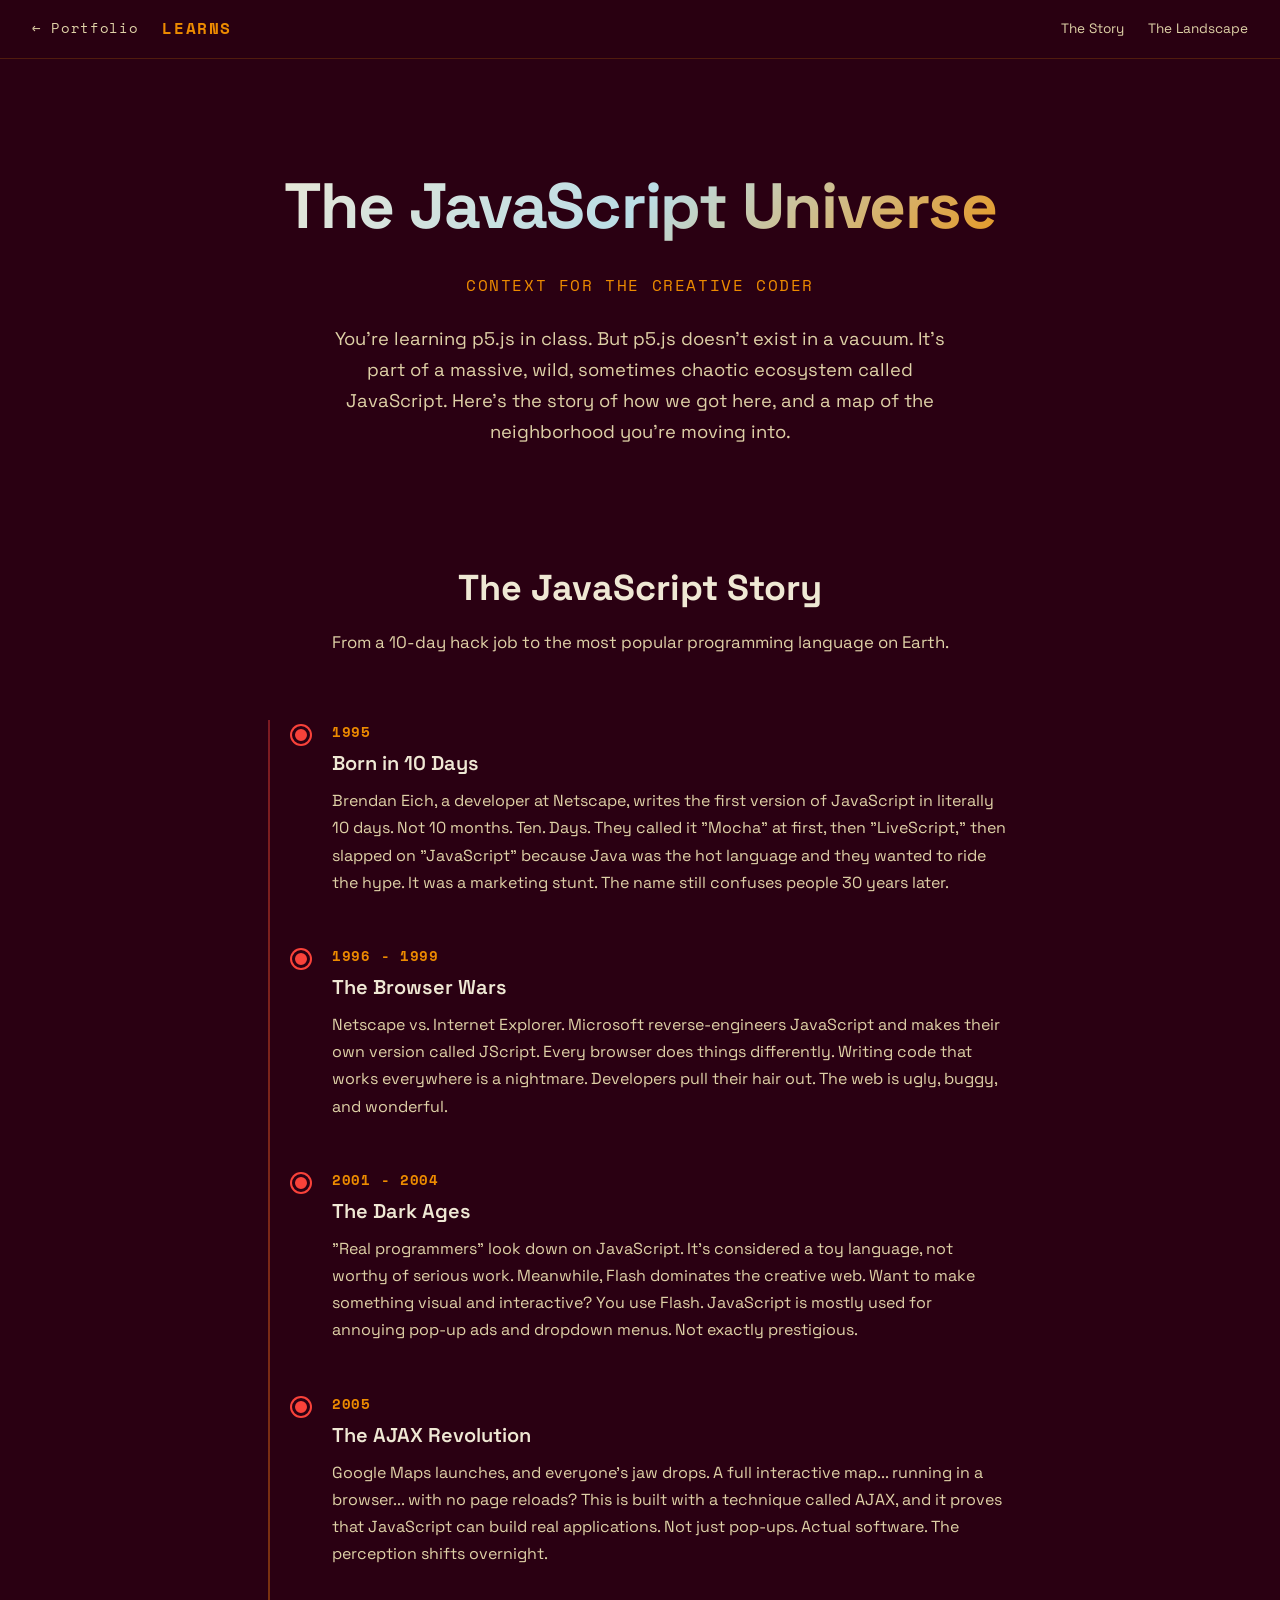
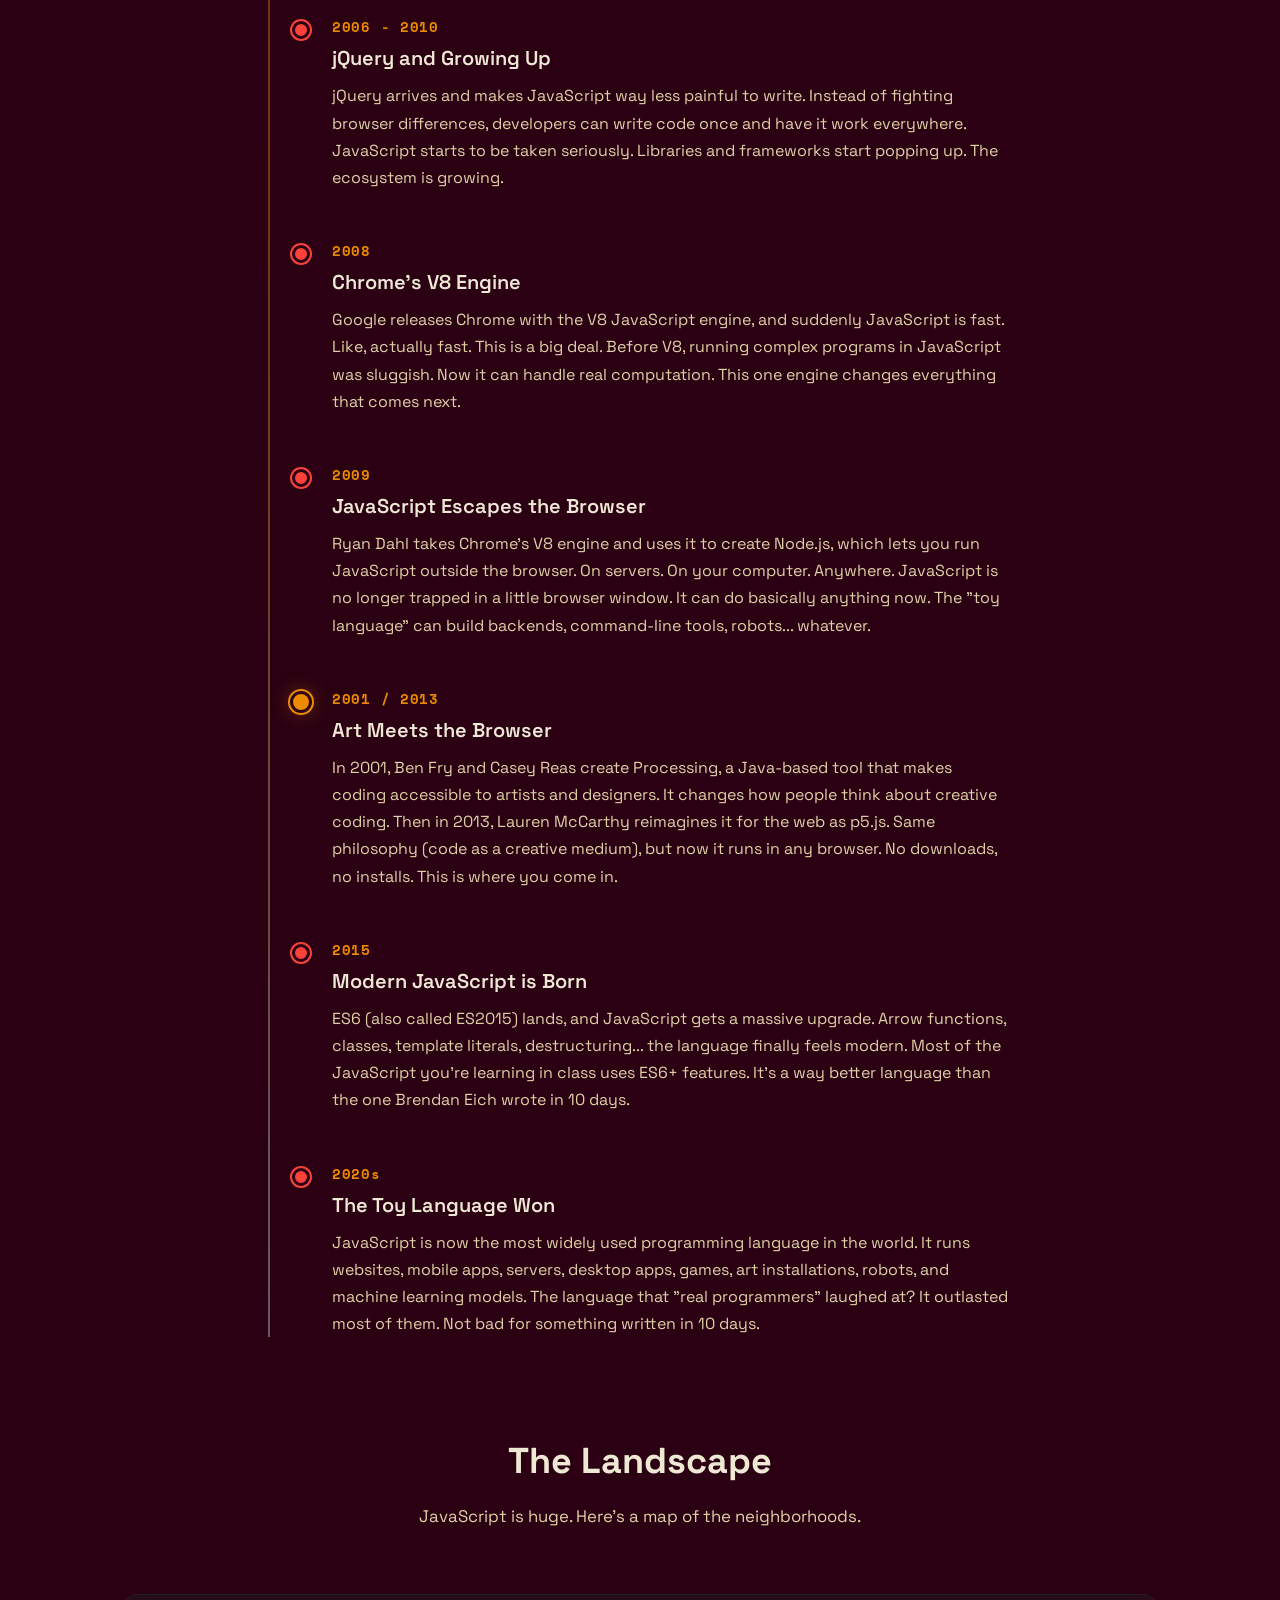
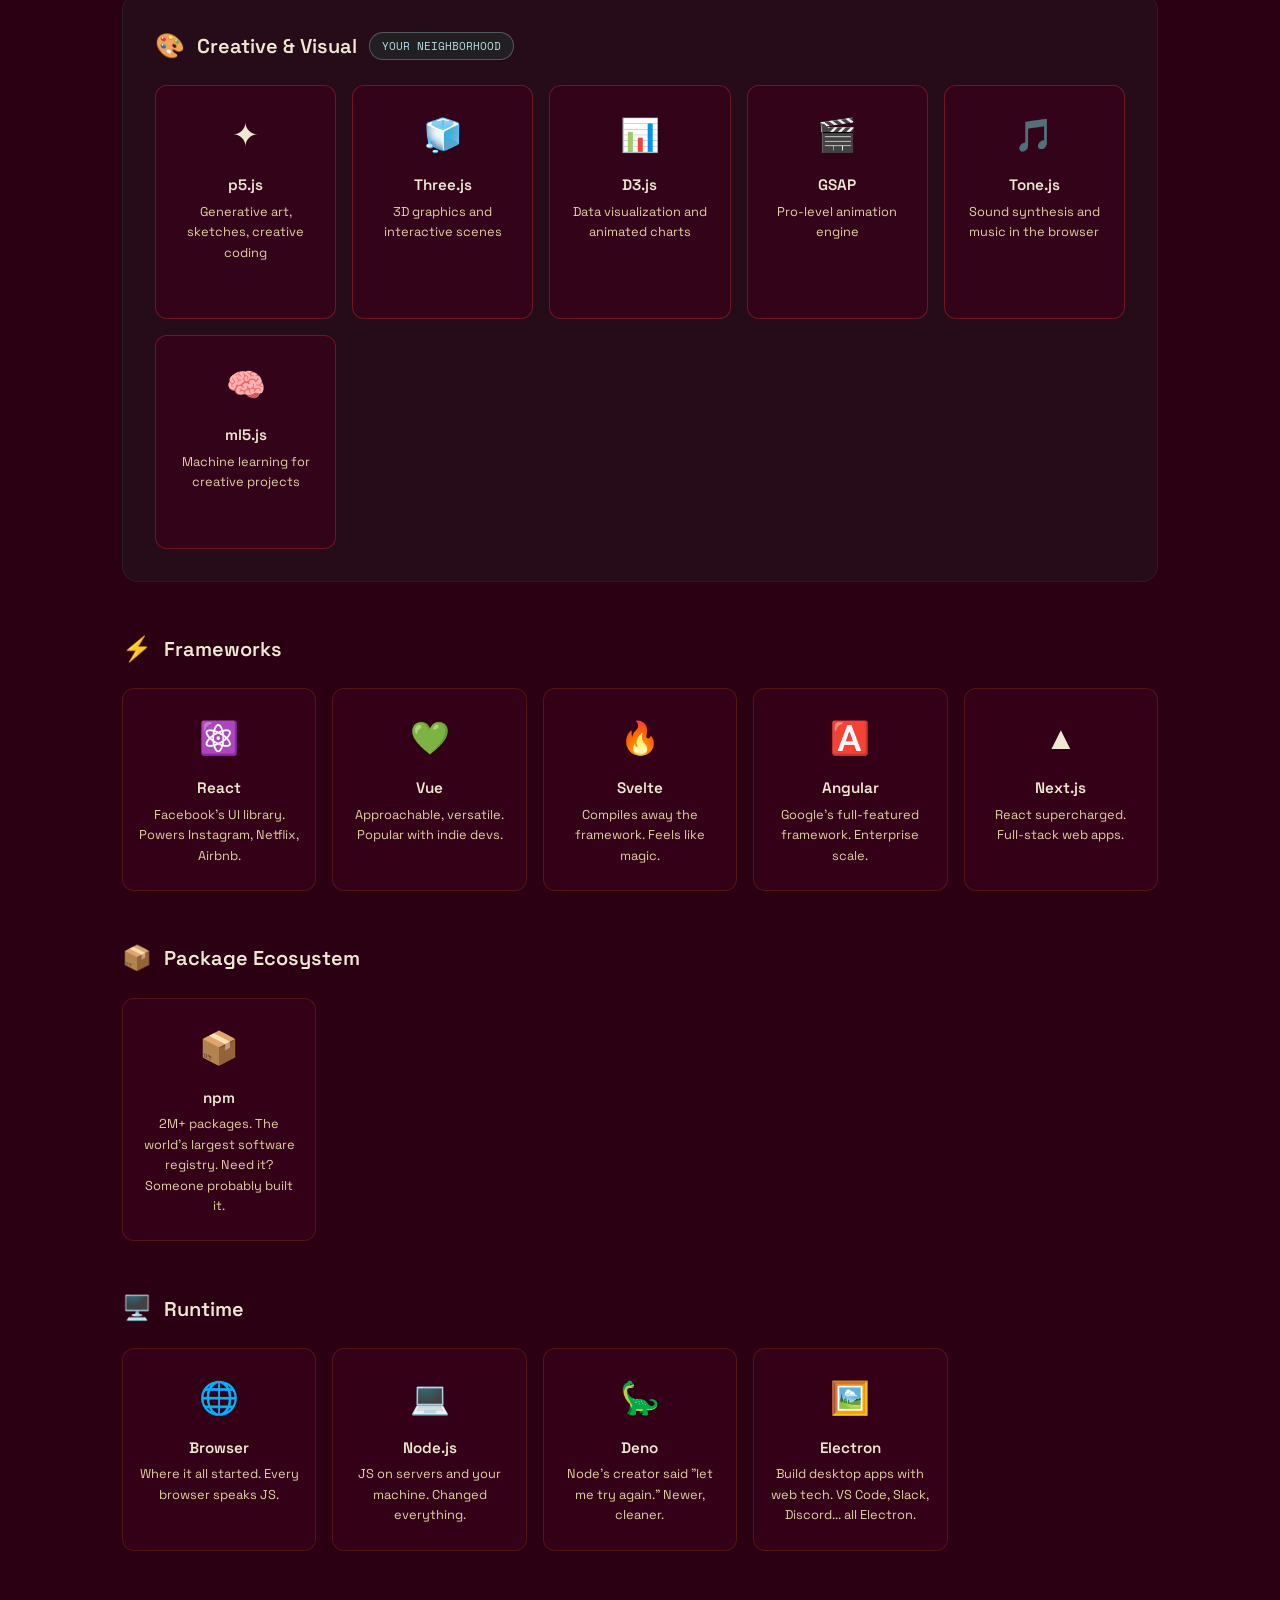
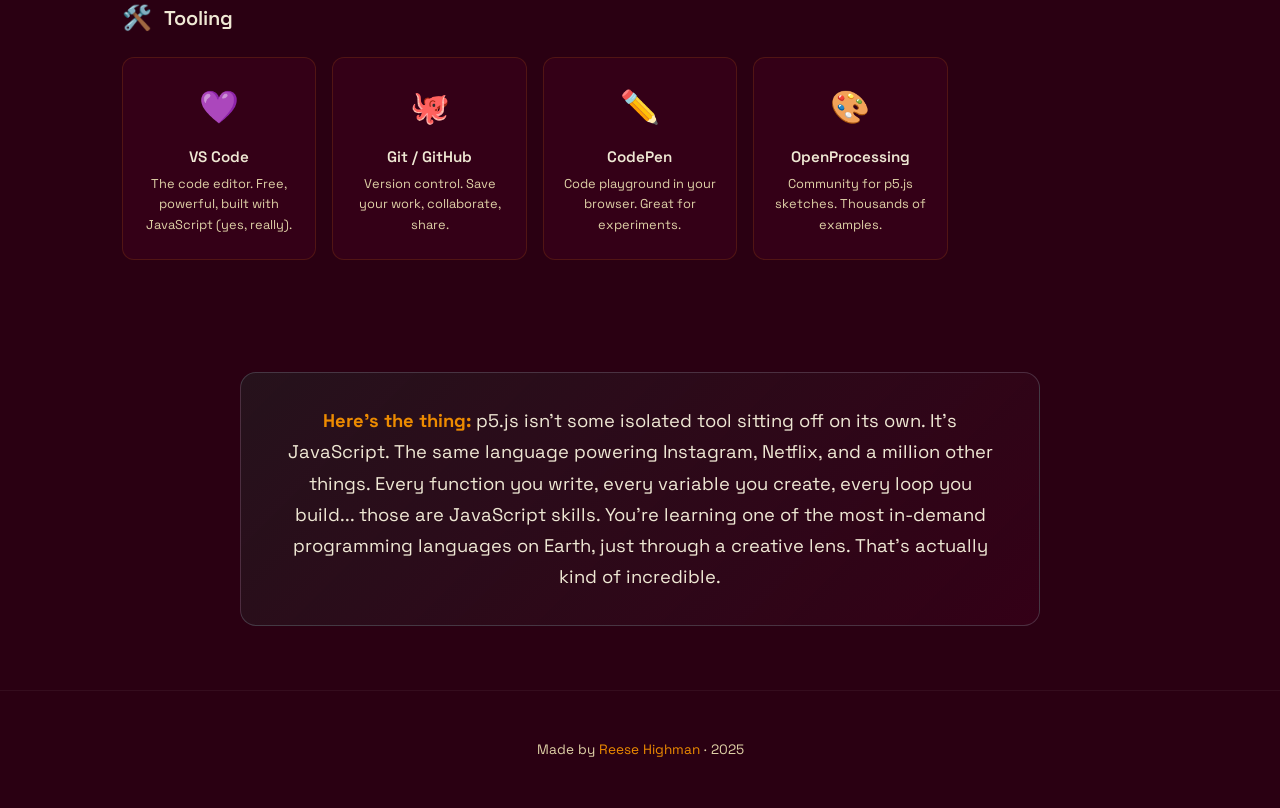
<file: learns/index.html>
<!DOCTYPE html>
<html lang="en">
<head>
  <meta charset="UTF-8">
  <meta name="viewport" content="width=device-width, initial-scale=1.0">
  <title>Learns - Reese Highman</title>
  <meta name="description" content="Reese Highman explores the JavaScript ecosystem, from its wild history to the creative tools that make art in the browser.">
  <link rel="preconnect" href="https://fonts.googleapis.com">
  <link rel="preconnect" href="https://fonts.gstatic.com" crossorigin>
  <link href="https://fonts.googleapis.com/css2?family=Space+Grotesk:wght@300;400;500;600;700&family=Space+Mono:wght@400;700&display=swap" rel="stylesheet">
  <link rel="icon" type="image/svg+xml" href="../assets/favicon.svg">
  <link rel="stylesheet" href="learns.css">
</head>
<body>

  <nav class="learns-nav">
    <div class="nav-left">
      <a href="/" class="nav-home">← Portfolio</a>
      <a href="/learns/" class="nav-title">LEARNS</a>
    </div>
    <div class="nav-right">
      <a href="#timeline">The Story</a>
      <a href="#landscape">The Landscape</a>
    </div>
  </nav>

  <header class="page-hero">
    <h1>The JavaScript Universe</h1>
    <p class="subtitle">CONTEXT FOR THE CREATIVE CODER</p>
    <p class="intro-text">You're learning p5.js in class. But p5.js doesn't exist in a vacuum. It's part of a massive, wild, sometimes chaotic ecosystem called JavaScript. Here's the story of how we got here, and a map of the neighborhood you're moving into.</p>
  </header>

  <main>
    <!-- ==================== SECTION A: TIMELINE ==================== -->
    <section id="timeline">
      <div class="section-header">
        <h2>The JavaScript Story</h2>
        <p>From a 10-day hack job to the most popular programming language on Earth.</p>
      </div>

      <div class="timeline">
        <div class="timeline-item">
          <div class="timeline-dot"></div>
          <div class="timeline-year">1995</div>
          <div class="timeline-title">Born in 10 Days</div>
          <p class="timeline-text">Brendan Eich, a developer at Netscape, writes the first version of JavaScript in literally 10 days. Not 10 months. Ten. Days. They called it "Mocha" at first, then "LiveScript," then slapped on "JavaScript" because Java was the hot language and they wanted to ride the hype. It was a marketing stunt. The name still confuses people 30 years later.</p>
        </div>

        <div class="timeline-item">
          <div class="timeline-dot"></div>
          <div class="timeline-year">1996 - 1999</div>
          <div class="timeline-title">The Browser Wars</div>
          <p class="timeline-text">Netscape vs. Internet Explorer. Microsoft reverse-engineers JavaScript and makes their own version called JScript. Every browser does things differently. Writing code that works everywhere is a nightmare. Developers pull their hair out. The web is ugly, buggy, and wonderful.</p>
        </div>

        <div class="timeline-item">
          <div class="timeline-dot"></div>
          <div class="timeline-year">2001 - 2004</div>
          <div class="timeline-title">The Dark Ages</div>
          <p class="timeline-text">"Real programmers" look down on JavaScript. It's considered a toy language, not worthy of serious work. Meanwhile, Flash dominates the creative web. Want to make something visual and interactive? You use Flash. JavaScript is mostly used for annoying pop-up ads and dropdown menus. Not exactly prestigious.</p>
        </div>

        <div class="timeline-item">
          <div class="timeline-dot"></div>
          <div class="timeline-year">2005</div>
          <div class="timeline-title">The AJAX Revolution</div>
          <p class="timeline-text">Google Maps launches, and everyone's jaw drops. A full interactive map... running in a browser... with no page reloads? This is built with a technique called AJAX, and it proves that JavaScript can build real applications. Not just pop-ups. Actual software. The perception shifts overnight.</p>
        </div>

        <div class="timeline-item">
          <div class="timeline-dot"></div>
          <div class="timeline-year">2006 - 2010</div>
          <div class="timeline-title">jQuery and Growing Up</div>
          <p class="timeline-text">jQuery arrives and makes JavaScript way less painful to write. Instead of fighting browser differences, developers can write code once and have it work everywhere. JavaScript starts to be taken seriously. Libraries and frameworks start popping up. The ecosystem is growing.</p>
        </div>

        <div class="timeline-item">
          <div class="timeline-dot"></div>
          <div class="timeline-year">2008</div>
          <div class="timeline-title">Chrome's V8 Engine</div>
          <p class="timeline-text">Google releases Chrome with the V8 JavaScript engine, and suddenly JavaScript is fast. Like, actually fast. This is a big deal. Before V8, running complex programs in JavaScript was sluggish. Now it can handle real computation. This one engine changes everything that comes next.</p>
        </div>

        <div class="timeline-item">
          <div class="timeline-dot"></div>
          <div class="timeline-year">2009</div>
          <div class="timeline-title">JavaScript Escapes the Browser</div>
          <p class="timeline-text">Ryan Dahl takes Chrome's V8 engine and uses it to create Node.js, which lets you run JavaScript outside the browser. On servers. On your computer. Anywhere. JavaScript is no longer trapped in a little browser window. It can do basically anything now. The "toy language" can build backends, command-line tools, robots... whatever.</p>
        </div>

        <div class="timeline-item highlight">
          <div class="timeline-dot"></div>
          <div class="timeline-year">2001 / 2013</div>
          <div class="timeline-title">Art Meets the Browser</div>
          <p class="timeline-text">In 2001, Ben Fry and Casey Reas create Processing, a Java-based tool that makes coding accessible to artists and designers. It changes how people think about creative coding. Then in 2013, Lauren McCarthy reimagines it for the web as p5.js. Same philosophy (code as a creative medium), but now it runs in any browser. No downloads, no installs. This is where you come in.</p>
        </div>

        <div class="timeline-item">
          <div class="timeline-dot"></div>
          <div class="timeline-year">2015</div>
          <div class="timeline-title">Modern JavaScript is Born</div>
          <p class="timeline-text">ES6 (also called ES2015) lands, and JavaScript gets a massive upgrade. Arrow functions, classes, template literals, destructuring... the language finally feels modern. Most of the JavaScript you're learning in class uses ES6+ features. It's a way better language than the one Brendan Eich wrote in 10 days.</p>
        </div>

        <div class="timeline-item">
          <div class="timeline-dot"></div>
          <div class="timeline-year">2020s</div>
          <div class="timeline-title">The Toy Language Won</div>
          <p class="timeline-text">JavaScript is now the most widely used programming language in the world. It runs websites, mobile apps, servers, desktop apps, games, art installations, robots, and machine learning models. The language that "real programmers" laughed at? It outlasted most of them. Not bad for something written in 10 days.</p>
        </div>
      </div>
    </section>

    <!-- ==================== SECTION B: LANDSCAPE ==================== -->
    <section id="landscape">
      <div class="section-header">
        <h2>The Landscape</h2>
        <p>JavaScript is huge. Here's a map of the neighborhoods.</p>
      </div>

      <div class="ecosystem">

        <!-- Creative / Visual -->
        <div class="eco-category creative-hood">
          <div class="eco-category-header">
            <span class="eco-category-icon">🎨</span>
            <span class="eco-category-name">Creative &amp; Visual</span>
            <span class="eco-category-tag">YOUR NEIGHBORHOOD</span>
          </div>
          <div class="eco-cards">
            <a href="/learns/p5js/" class="eco-card linked">
              <span class="card-icon">✦</span>
              <span class="card-name">p5.js</span>
              <span class="card-desc">Generative art, sketches, creative coding</span>
              <span class="card-arrow">Explore →</span>
            </a>
            <a href="/learns/threejs/" class="eco-card linked">
              <span class="card-icon">🧊</span>
              <span class="card-name">Three.js</span>
              <span class="card-desc">3D graphics and interactive scenes</span>
              <span class="card-arrow">Explore →</span>
            </a>
            <a href="/learns/d3js/" class="eco-card linked">
              <span class="card-icon">📊</span>
              <span class="card-name">D3.js</span>
              <span class="card-desc">Data visualization and animated charts</span>
              <span class="card-arrow">Explore →</span>
            </a>
            <a href="/learns/gsap/" class="eco-card linked">
              <span class="card-icon">🎬</span>
              <span class="card-name">GSAP</span>
              <span class="card-desc">Pro-level animation engine</span>
              <span class="card-arrow">Explore →</span>
            </a>
            <a href="/learns/tonejs/" class="eco-card linked">
              <span class="card-icon">🎵</span>
              <span class="card-name">Tone.js</span>
              <span class="card-desc">Sound synthesis and music in the browser</span>
              <span class="card-arrow">Explore →</span>
            </a>
            <a href="/learns/ml5js/" class="eco-card linked">
              <span class="card-icon">🧠</span>
              <span class="card-name">ml5.js</span>
              <span class="card-desc">Machine learning for creative projects</span>
              <span class="card-arrow">Explore →</span>
            </a>
          </div>
        </div>

        <!-- Frameworks -->
        <div class="eco-category">
          <div class="eco-category-header">
            <span class="eco-category-icon">⚡</span>
            <span class="eco-category-name">Frameworks</span>
          </div>
          <div class="eco-cards">
            <div class="eco-card">
              <span class="card-icon">⚛️</span>
              <span class="card-name">React</span>
              <span class="card-desc">Facebook's UI library. Powers Instagram, Netflix, Airbnb.</span>
            </div>
            <div class="eco-card">
              <span class="card-icon">💚</span>
              <span class="card-name">Vue</span>
              <span class="card-desc">Approachable, versatile. Popular with indie devs.</span>
            </div>
            <div class="eco-card">
              <span class="card-icon">🔥</span>
              <span class="card-name">Svelte</span>
              <span class="card-desc">Compiles away the framework. Feels like magic.</span>
            </div>
            <div class="eco-card">
              <span class="card-icon">🅰️</span>
              <span class="card-name">Angular</span>
              <span class="card-desc">Google's full-featured framework. Enterprise scale.</span>
            </div>
            <div class="eco-card">
              <span class="card-icon">▲</span>
              <span class="card-name">Next.js</span>
              <span class="card-desc">React supercharged. Full-stack web apps.</span>
            </div>
          </div>
        </div>

        <!-- Package Ecosystem -->
        <div class="eco-category">
          <div class="eco-category-header">
            <span class="eco-category-icon">📦</span>
            <span class="eco-category-name">Package Ecosystem</span>
          </div>
          <div class="eco-cards">
            <div class="eco-card">
              <span class="card-icon">📦</span>
              <span class="card-name">npm</span>
              <span class="card-desc">2M+ packages. The world's largest software registry. Need it? Someone probably built it.</span>
            </div>
          </div>
        </div>

        <!-- Runtime -->
        <div class="eco-category">
          <div class="eco-category-header">
            <span class="eco-category-icon">🖥️</span>
            <span class="eco-category-name">Runtime</span>
          </div>
          <div class="eco-cards">
            <div class="eco-card">
              <span class="card-icon">🌐</span>
              <span class="card-name">Browser</span>
              <span class="card-desc">Where it all started. Every browser speaks JS.</span>
            </div>
            <div class="eco-card">
              <span class="card-icon">💻</span>
              <span class="card-name">Node.js</span>
              <span class="card-desc">JS on servers and your machine. Changed everything.</span>
            </div>
            <div class="eco-card">
              <span class="card-icon">🦕</span>
              <span class="card-name">Deno</span>
              <span class="card-desc">Node's creator said "let me try again." Newer, cleaner.</span>
            </div>
            <div class="eco-card">
              <span class="card-icon">🖼️</span>
              <span class="card-name">Electron</span>
              <span class="card-desc">Build desktop apps with web tech. VS Code, Slack, Discord... all Electron.</span>
            </div>
          </div>
        </div>

        <!-- Tooling -->
        <div class="eco-category">
          <div class="eco-category-header">
            <span class="eco-category-icon">🛠️</span>
            <span class="eco-category-name">Tooling</span>
          </div>
          <div class="eco-cards">
            <div class="eco-card">
              <span class="card-icon">💜</span>
              <span class="card-name">VS Code</span>
              <span class="card-desc">The code editor. Free, powerful, built with JavaScript (yes, really).</span>
            </div>
            <div class="eco-card">
              <span class="card-icon">🐙</span>
              <span class="card-name">Git / GitHub</span>
              <span class="card-desc">Version control. Save your work, collaborate, share.</span>
            </div>
            <div class="eco-card">
              <span class="card-icon">✏️</span>
              <span class="card-name">CodePen</span>
              <span class="card-desc">Code playground in your browser. Great for experiments.</span>
            </div>
            <div class="eco-card">
              <span class="card-icon">🎨</span>
              <span class="card-name">OpenProcessing</span>
              <span class="card-desc">Community for p5.js sketches. Thousands of examples.</span>
            </div>
          </div>
        </div>

      </div>

      <div class="insight-banner">
        <p><strong>Here's the thing:</strong> p5.js isn't some isolated tool sitting off on its own. It's JavaScript. The same language powering Instagram, Netflix, and a million other things. Every function you write, every variable you create, every loop you build... those are JavaScript skills. You're learning one of the most in-demand programming languages on Earth, just through a creative lens. That's actually kind of incredible.</p>
      </div>
    </section>
  </main>

  <footer class="learns-footer">
    <p>Made by <a href="/">Reese Highman</a> · 2025</p>
  </footer>

</body>
</html>
</file>
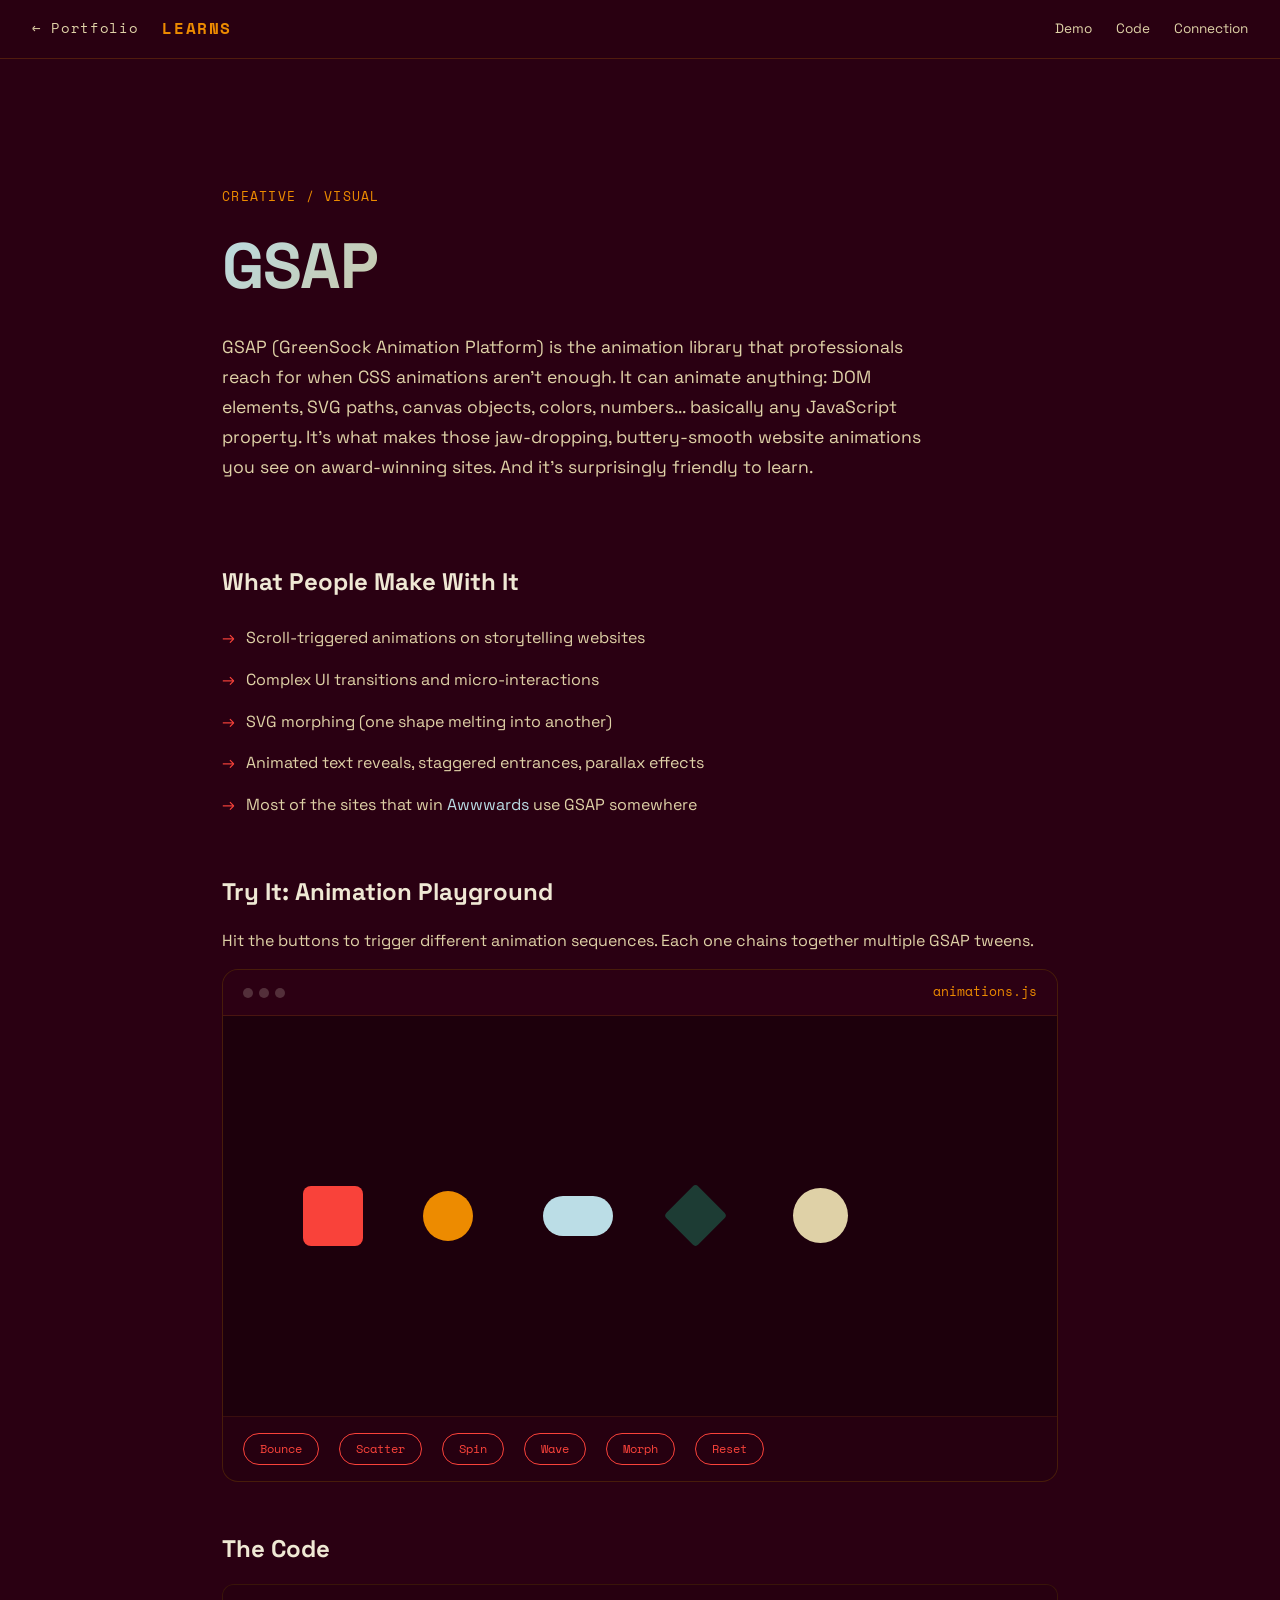
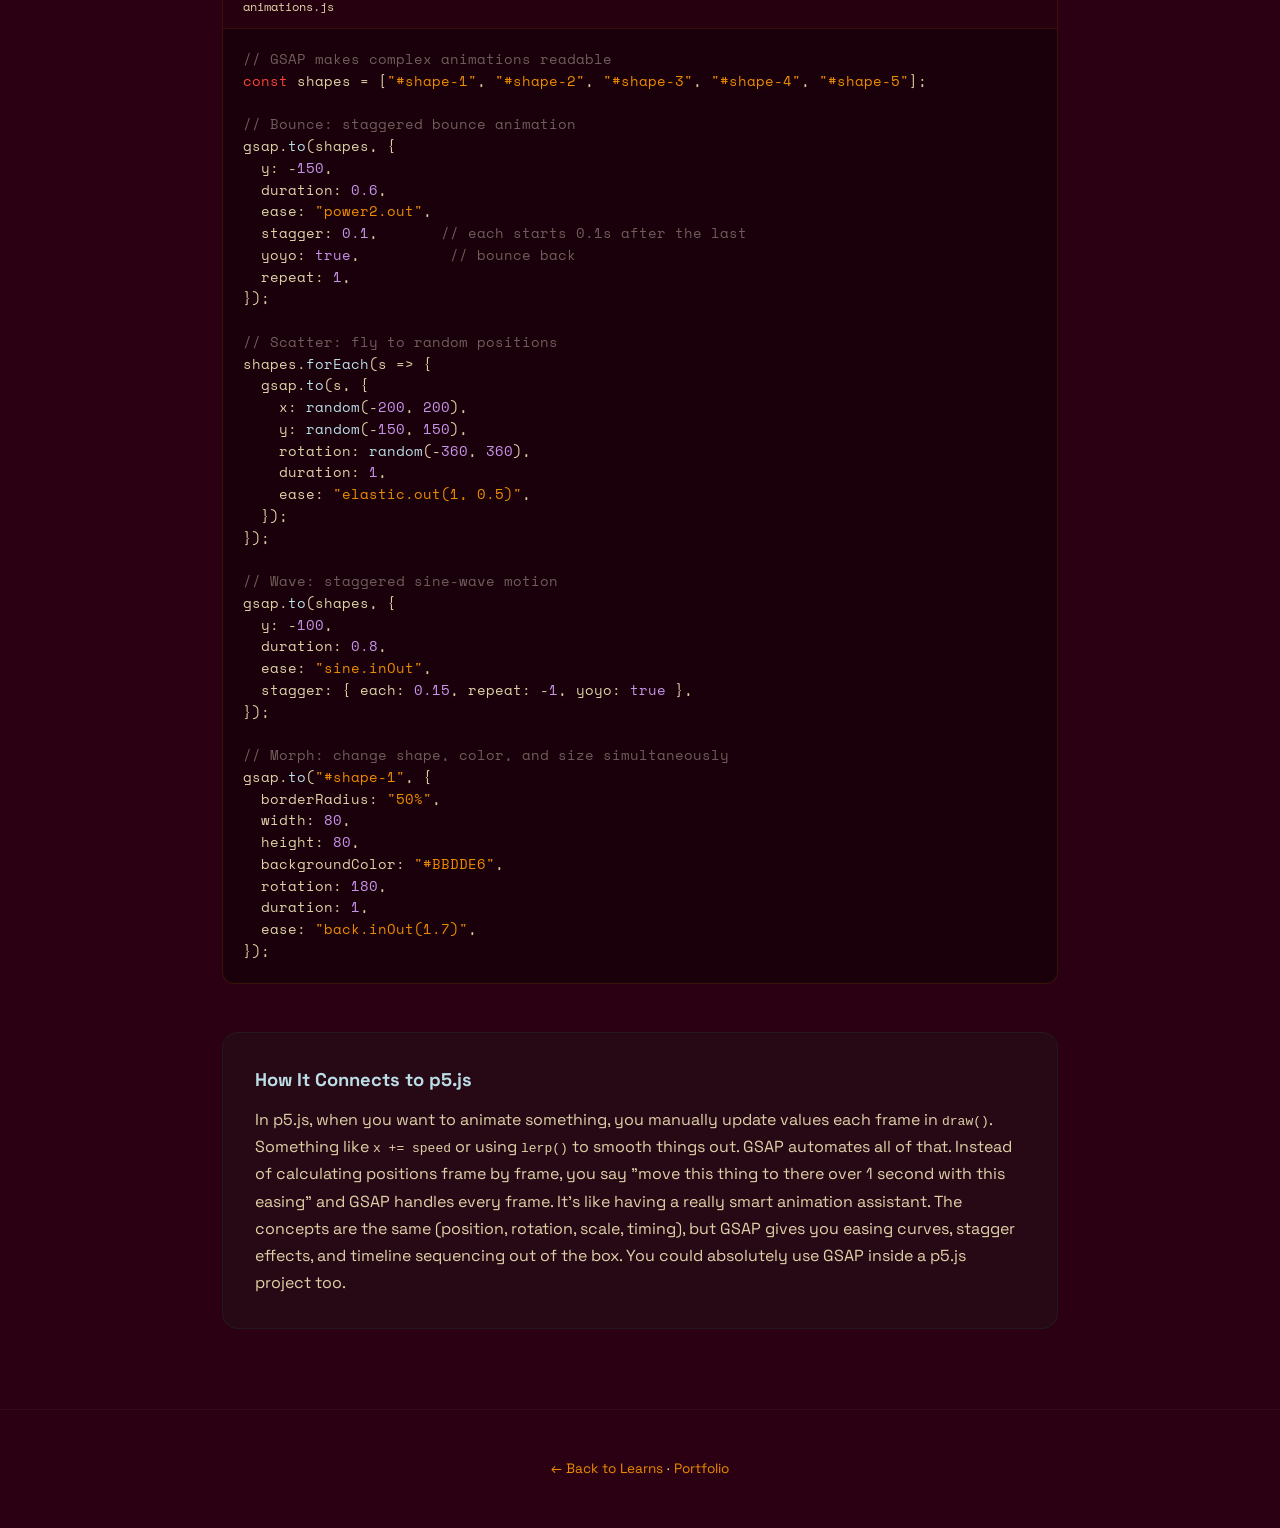
<file: learns/gsap/index.html>
<!DOCTYPE html>
<html lang="en">
<head>
  <meta charset="UTF-8">
  <meta name="viewport" content="width=device-width, initial-scale=1.0">
  <title>GSAP - Learns - Reese Highman</title>
  <link rel="preconnect" href="https://fonts.googleapis.com">
  <link rel="preconnect" href="https://fonts.gstatic.com" crossorigin>
  <link href="https://fonts.googleapis.com/css2?family=Space+Grotesk:wght@300;400;500;600;700&family=Space+Mono:wght@400;700&display=swap" rel="stylesheet">
  <link rel="icon" type="image/svg+xml" href="../../assets/favicon.svg">
  <link rel="stylesheet" href="../learns.css">
  <script src="https://cdn.jsdelivr.net/npm/gsap@3.12.5/dist/gsap.min.js"></script>
</head>
<body>

  <nav class="learns-nav">
    <div class="nav-left">
      <a href="/" class="nav-home">← Portfolio</a>
      <a href="/learns/" class="nav-title">LEARNS</a>
    </div>
    <div class="nav-right">
      <a href="#demo">Demo</a>
      <a href="#code">Code</a>
      <a href="#bridge">Connection</a>
    </div>
  </nav>

  <div class="demo-page">
    <header class="page-hero" style="padding-left:0;padding-right:0;text-align:left;">
      <p class="demo-meta">CREATIVE / VISUAL</p>
      <h1 style="background:linear-gradient(135deg, var(--color-accent-3), var(--color-accent-2));-webkit-background-clip:text;-webkit-text-fill-color:transparent;background-clip:text;">GSAP</h1>
      <p class="demo-description">GSAP (GreenSock Animation Platform) is the animation library that professionals reach for when CSS animations aren't enough. It can animate anything: DOM elements, SVG paths, canvas objects, colors, numbers... basically any JavaScript property. It's what makes those jaw-dropping, buttery-smooth website animations you see on award-winning sites. And it's surprisingly friendly to learn.</p>
    </header>

    <section class="demo-section">
      <h2>What People Make With It</h2>
      <ul class="examples-list">
        <li>Scroll-triggered animations on storytelling websites</li>
        <li>Complex UI transitions and micro-interactions</li>
        <li>SVG morphing (one shape melting into another)</li>
        <li>Animated text reveals, staggered entrances, parallax effects</li>
        <li>Most of the sites that win <a href="https://www.awwwards.com" target="_blank">Awwwards</a> use GSAP somewhere</li>
      </ul>
    </section>

    <section id="demo" class="demo-section">
      <h2>Try It: Animation Playground</h2>
      <p style="color:var(--color-text-muted);margin-bottom:1rem;">Hit the buttons to trigger different animation sequences. Each one chains together multiple GSAP tweens.</p>

      <div class="demo-container">
        <div class="demo-container-header">
          <div class="demo-dots"><span></span><span></span><span></span></div>
          <span>animations.js</span>
        </div>
        <div class="demo-canvas" style="min-height:400px;position:relative;overflow:hidden;" id="gsap-stage">
          <div id="shape-1" style="position:absolute;width:60px;height:60px;border-radius:8px;background:var(--color-accent-light);top:170px;left:80px;"></div>
          <div id="shape-2" style="position:absolute;width:50px;height:50px;border-radius:50%;background:var(--color-accent-2);top:175px;left:200px;"></div>
          <div id="shape-3" style="position:absolute;width:70px;height:40px;border-radius:20px;background:var(--color-accent-3);top:180px;left:320px;"></div>
          <div id="shape-4" style="position:absolute;width:45px;height:45px;border-radius:4px;background:var(--color-green);top:177px;left:450px;transform:rotate(45deg);"></div>
          <div id="shape-5" style="position:absolute;width:55px;height:55px;border-radius:50%;background:#DFD1A7;top:172px;left:570px;"></div>

          <div id="gsap-text" style="position:absolute;bottom:40px;left:0;right:0;text-align:center;font-family:'Space Mono',monospace;font-size:1.5rem;color:var(--color-accent-2);opacity:0;">
            GSAP makes this easy ✦
          </div>
        </div>
        <div class="demo-controls" style="flex-wrap:wrap;">
          <button class="control-btn" id="btn-bounce">Bounce</button>
          <button class="control-btn" id="btn-scatter">Scatter</button>
          <button class="control-btn" id="btn-spin">Spin</button>
          <button class="control-btn" id="btn-wave">Wave</button>
          <button class="control-btn" id="btn-morph">Morph</button>
          <button class="control-btn" id="btn-reset">Reset</button>
        </div>
      </div>
    </section>

    <section id="code" class="demo-section">
      <h2>The Code</h2>
      <div class="code-block">
        <div class="code-block-header">
          <span>animations.js</span>
        </div>
        <pre><code><span class="cm">// GSAP makes complex animations readable</span>
<span class="kw">const</span> shapes = [<span class="str">"#shape-1"</span>, <span class="str">"#shape-2"</span>, <span class="str">"#shape-3"</span>, <span class="str">"#shape-4"</span>, <span class="str">"#shape-5"</span>];

<span class="cm">// Bounce: staggered bounce animation</span>
gsap.<span class="fn">to</span>(shapes, {
  y: -<span class="num">150</span>,
  duration: <span class="num">0.6</span>,
  ease: <span class="str">"power2.out"</span>,
  stagger: <span class="num">0.1</span>,       <span class="cm">// each starts 0.1s after the last</span>
  yoyo: <span class="num">true</span>,          <span class="cm">// bounce back</span>
  repeat: <span class="num">1</span>,
});

<span class="cm">// Scatter: fly to random positions</span>
shapes.<span class="fn">forEach</span>(s => {
  gsap.<span class="fn">to</span>(s, {
    x: <span class="fn">random</span>(-<span class="num">200</span>, <span class="num">200</span>),
    y: <span class="fn">random</span>(-<span class="num">150</span>, <span class="num">150</span>),
    rotation: <span class="fn">random</span>(-<span class="num">360</span>, <span class="num">360</span>),
    duration: <span class="num">1</span>,
    ease: <span class="str">"elastic.out(1, 0.5)"</span>,
  });
});

<span class="cm">// Wave: staggered sine-wave motion</span>
gsap.<span class="fn">to</span>(shapes, {
  y: -<span class="num">100</span>,
  duration: <span class="num">0.8</span>,
  ease: <span class="str">"sine.inOut"</span>,
  stagger: { each: <span class="num">0.15</span>, repeat: -<span class="num">1</span>, yoyo: <span class="num">true</span> },
});

<span class="cm">// Morph: change shape, color, and size simultaneously</span>
gsap.<span class="fn">to</span>(<span class="str">"#shape-1"</span>, {
  borderRadius: <span class="str">"50%"</span>,
  width: <span class="num">80</span>,
  height: <span class="num">80</span>,
  backgroundColor: <span class="str">"#BBDDE6"</span>,
  rotation: <span class="num">180</span>,
  duration: <span class="num">1</span>,
  ease: <span class="str">"back.inOut(1.7)"</span>,
});</code></pre>
      </div>
    </section>

    <section id="bridge" class="bridge-section">
      <h3>How It Connects to p5.js</h3>
      <p>In p5.js, when you want to animate something, you manually update values each frame in <code>draw()</code>. Something like <code>x += speed</code> or using <code>lerp()</code> to smooth things out. GSAP automates all of that. Instead of calculating positions frame by frame, you say "move this thing to there over 1 second with this easing" and GSAP handles every frame. It's like having a really smart animation assistant. The concepts are the same (position, rotation, scale, timing), but GSAP gives you easing curves, stagger effects, and timeline sequencing out of the box. You could absolutely use GSAP inside a p5.js project too.</p>
    </section>
  </div>

  <footer class="learns-footer">
    <p><a href="/learns/">← Back to Learns</a> · <a href="/">Portfolio</a></p>
  </footer>

  <script>
    const shapes = ['#shape-1', '#shape-2', '#shape-3', '#shape-4', '#shape-5'];
    const textEl = '#gsap-text';

    function resetAll() {
      gsap.killTweensOf(shapes.join(','));
      gsap.killTweensOf(textEl);
      gsap.to(shapes, {
        x: 0, y: 0, rotation: 0, scale: 1,
        borderRadius: (i) => ['8px', '50%', '20px', '4px', '50%'][i],
        width: (i) => [60, 50, 70, 45, 55][i],
        height: (i) => [60, 50, 40, 45, 55][i],
        backgroundColor: (i) => ['#F9423A', '#ED8B00', '#BBDDE6', '#1D3C34', '#DFD1A7'][i],
        duration: 0.5,
        ease: 'power2.inOut'
      });
      gsap.to(textEl, { opacity: 0, y: 0, duration: 0.3 });
    }

    function showText() {
      gsap.fromTo(textEl, { opacity: 0, y: 20 }, { opacity: 1, y: 0, duration: 0.6, delay: 0.5 });
    }

    // Bounce
    document.getElementById('btn-bounce').addEventListener('click', () => {
      resetAll();
      setTimeout(() => {
        gsap.to(shapes, {
          y: -150,
          duration: 0.6,
          ease: 'power2.out',
          stagger: 0.1,
          yoyo: true,
          repeat: 1
        });
        showText();
      }, 600);
    });

    // Scatter
    document.getElementById('btn-scatter').addEventListener('click', () => {
      resetAll();
      setTimeout(() => {
        shapes.forEach(s => {
          gsap.to(s, {
            x: gsap.utils.random(-200, 200),
            y: gsap.utils.random(-150, 150),
            rotation: gsap.utils.random(-360, 360),
            scale: gsap.utils.random(0.5, 2),
            duration: 1,
            ease: 'elastic.out(1, 0.5)'
          });
        });
        showText();
      }, 600);
    });

    // Spin
    document.getElementById('btn-spin').addEventListener('click', () => {
      resetAll();
      setTimeout(() => {
        gsap.to(shapes, {
          rotation: 720,
          scale: 1.3,
          duration: 1.5,
          ease: 'power4.inOut',
          stagger: { each: 0.08, from: 'center' },
          yoyo: true,
          repeat: 1
        });
        showText();
      }, 600);
    });

    // Wave
    document.getElementById('btn-wave').addEventListener('click', () => {
      resetAll();
      setTimeout(() => {
        gsap.to(shapes, {
          y: -120,
          duration: 0.8,
          ease: 'sine.inOut',
          stagger: { each: 0.15, repeat: 5, yoyo: true }
        });
        showText();
      }, 600);
    });

    // Morph
    document.getElementById('btn-morph').addEventListener('click', () => {
      resetAll();
      setTimeout(() => {
        const morphColors = ['#BBDDE6', '#F9423A', '#ED8B00', '#DFD1A7', '#1D3C34'];
        gsap.to(shapes, {
          borderRadius: '50%',
          width: 70,
          height: 70,
          backgroundColor: (i) => morphColors[i],
          rotation: 180,
          duration: 1,
          ease: 'back.inOut(1.7)',
          stagger: 0.12
        });
        showText();
      }, 600);
    });

    // Reset
    document.getElementById('btn-reset').addEventListener('click', resetAll);
  </script>
</body>
</html>
</file>
<file: learns/learns.css>
/* ========================================
   Learns Section Styles
   Inherits color palette from main site
   ======================================== */

:root {
  --color-bg: #2A0012;
  --color-bg-light: #3D001B;
  --color-text: #EFE8D4;
  --color-text-muted: #DFD1A7;
  --color-accent: #70002e;
  --color-accent-light: #F9423A;
  --color-accent-2: #ED8B00;
  --color-accent-3: #BBDDE6;
  --color-green: #1D3C34;
  --font-main: 'Space Grotesk', -apple-system, sans-serif;
  --font-mono: 'Space Mono', monospace;
}

* {
  margin: 0;
  padding: 0;
  box-sizing: border-box;
}

html {
  scroll-behavior: smooth;
}

body {
  font-family: var(--font-main);
  background: var(--color-bg);
  color: var(--color-text);
  line-height: 1.6;
  overflow-x: hidden;
}

a {
  color: var(--color-accent-light);
  text-decoration: none;
  transition: color 0.3s ease;
}

a:hover {
  color: var(--color-accent-2);
}

/* ---- Top Nav ---- */
.learns-nav {
  position: sticky;
  top: 0;
  z-index: 100;
  display: flex;
  justify-content: space-between;
  align-items: center;
  padding: 1rem 2rem;
  background: rgba(42, 0, 18, 0.95);
  backdrop-filter: blur(10px);
  border-bottom: 1px solid rgba(237, 139, 0, 0.2);
}

.learns-nav .nav-left {
  display: flex;
  align-items: center;
  gap: 1.5rem;
}

.learns-nav .nav-home {
  font-family: var(--font-mono);
  font-size: 0.85rem;
  color: var(--color-text-muted);
  text-decoration: none;
  letter-spacing: 0.05em;
}

.learns-nav .nav-home:hover {
  color: var(--color-accent-2);
}

.learns-nav .nav-title {
  font-family: var(--font-mono);
  font-size: 1rem;
  font-weight: 700;
  color: var(--color-accent-2);
  text-decoration: none;
  letter-spacing: 0.1em;
}

.learns-nav .nav-right {
  display: flex;
  gap: 1.5rem;
}

.learns-nav .nav-right a {
  font-size: 0.85rem;
  color: var(--color-text-muted);
  text-decoration: none;
}

.learns-nav .nav-right a:hover {
  color: var(--color-accent-light);
}

/* ---- Page Hero ---- */
.page-hero {
  padding: 6rem 2rem 3rem;
  text-align: center;
  max-width: 900px;
  margin: 0 auto;
}

.page-hero h1 {
  font-size: clamp(2.5rem, 6vw, 4rem);
  font-weight: 700;
  letter-spacing: -0.02em;
  margin-bottom: 1rem;
  background: linear-gradient(135deg, var(--color-text) 0%, var(--color-accent-3) 50%, var(--color-accent-2) 100%);
  -webkit-background-clip: text;
  -webkit-text-fill-color: transparent;
  background-clip: text;
}

.page-hero .subtitle {
  font-family: var(--font-mono);
  font-size: 1rem;
  color: var(--color-accent-2);
  letter-spacing: 0.1em;
  margin-bottom: 1.5rem;
}

.page-hero .intro-text {
  font-size: 1.15rem;
  color: var(--color-text-muted);
  max-width: 650px;
  margin: 0 auto;
  line-height: 1.7;
}

/* ---- Section Headers ---- */
.section-header {
  text-align: center;
  padding: 4rem 2rem 2rem;
  max-width: 800px;
  margin: 0 auto;
}

.section-header h2 {
  font-size: 2.25rem;
  margin-bottom: 0.75rem;
}

.section-header p {
  color: var(--color-text-muted);
  font-size: 1.05rem;
}

/* ---- Timeline ---- */
.timeline {
  max-width: 800px;
  margin: 0 auto;
  padding: 2rem;
  position: relative;
}

.timeline::before {
  content: '';
  position: absolute;
  left: 28px;
  top: 2rem;
  bottom: 2rem;
  width: 2px;
  background: linear-gradient(to bottom, var(--color-accent-light), var(--color-accent-2), var(--color-accent-3));
  opacity: 0.4;
}

.timeline-item {
  position: relative;
  padding-left: 60px;
  margin-bottom: 3rem;
}

.timeline-item:last-child {
  margin-bottom: 0;
}

.timeline-dot {
  position: absolute;
  left: 20px;
  top: 6px;
  width: 18px;
  height: 18px;
  border-radius: 50%;
  background: var(--color-accent-light);
  border: 3px solid var(--color-bg);
  box-shadow: 0 0 0 2px var(--color-accent-light);
  z-index: 1;
}

.timeline-item.highlight .timeline-dot {
  background: var(--color-accent-2);
  box-shadow: 0 0 0 2px var(--color-accent-2), 0 0 20px rgba(237, 139, 0, 0.4);
  width: 22px;
  height: 22px;
  left: 18px;
  top: 4px;
}

.timeline-year {
  font-family: var(--font-mono);
  font-size: 0.9rem;
  color: var(--color-accent-2);
  font-weight: 700;
  letter-spacing: 0.05em;
  margin-bottom: 0.25rem;
}

.timeline-title {
  font-size: 1.25rem;
  font-weight: 600;
  margin-bottom: 0.5rem;
}

.timeline-text {
  font-size: 1rem;
  color: var(--color-text-muted);
  line-height: 1.7;
}

/* ---- Ecosystem Map ---- */
.ecosystem {
  max-width: 1100px;
  margin: 0 auto;
  padding: 2rem;
}

.eco-category {
  margin-bottom: 3rem;
}

.eco-category-header {
  display: flex;
  align-items: center;
  gap: 0.75rem;
  margin-bottom: 1.25rem;
}

.eco-category-icon {
  font-size: 1.5rem;
}

.eco-category-name {
  font-size: 1.25rem;
  font-weight: 600;
}

.eco-category-tag {
  font-family: var(--font-mono);
  font-size: 0.7rem;
  padding: 0.25rem 0.75rem;
  border-radius: 1rem;
  background: rgba(249, 66, 58, 0.15);
  color: var(--color-accent-light);
  border: 1px solid rgba(249, 66, 58, 0.3);
}

.eco-cards {
  display: grid;
  grid-template-columns: repeat(auto-fill, minmax(180px, 1fr));
  gap: 1rem;
}

.eco-card {
  display: flex;
  flex-direction: column;
  align-items: center;
  text-align: center;
  padding: 1.5rem 1rem;
  background: rgba(61, 0, 27, 0.6);
  border: 1px solid rgba(237, 139, 0, 0.15);
  border-radius: 0.75rem;
  transition: all 0.3s ease;
  text-decoration: none;
  color: var(--color-text);
}

.eco-card:hover {
  transform: translateY(-3px);
  border-color: var(--color-accent-light);
  background: rgba(112, 0, 46, 0.3);
  color: var(--color-text);
}

.eco-card.linked {
  cursor: pointer;
  border-color: rgba(249, 66, 58, 0.3);
}

.eco-card .card-icon {
  font-size: 2rem;
  margin-bottom: 0.75rem;
}

.eco-card .card-name {
  font-weight: 600;
  font-size: 0.95rem;
  margin-bottom: 0.25rem;
}

.eco-card .card-desc {
  font-size: 0.8rem;
  color: var(--color-text-muted);
}

.eco-card .card-arrow {
  margin-top: 0.75rem;
  font-size: 0.75rem;
  color: var(--color-accent-light);
  opacity: 0;
  transition: opacity 0.3s ease;
}

.eco-card:hover .card-arrow {
  opacity: 1;
}

/* Highlight creative neighborhood */
.eco-category.creative-hood {
  background: rgba(29, 60, 52, 0.2);
  border: 1px solid rgba(29, 60, 52, 0.4);
  border-radius: 1rem;
  padding: 2rem;
}

.eco-category.creative-hood .eco-category-tag {
  background: rgba(29, 60, 52, 0.4);
  color: var(--color-accent-3);
  border-color: rgba(187, 221, 230, 0.3);
}

/* ---- Insight Banner ---- */
.insight-banner {
  max-width: 800px;
  margin: 2rem auto 4rem;
  padding: 2rem 2.5rem;
  background: linear-gradient(135deg, rgba(29, 60, 52, 0.3), rgba(61, 0, 27, 0.5));
  border: 1px solid rgba(187, 221, 230, 0.2);
  border-radius: 1rem;
  text-align: center;
}

.insight-banner p {
  font-size: 1.15rem;
  color: var(--color-text);
  line-height: 1.7;
}

.insight-banner strong {
  color: var(--color-accent-2);
}

/* ---- Demo Page Layout ---- */
.demo-page {
  max-width: 900px;
  margin: 0 auto;
  padding: 2rem;
}

.demo-meta {
  font-family: var(--font-mono);
  font-size: 0.8rem;
  color: var(--color-accent-2);
  margin-bottom: 0.5rem;
  letter-spacing: 0.1em;
}

.demo-description {
  font-size: 1.1rem;
  color: var(--color-text-muted);
  line-height: 1.7;
  margin-bottom: 2rem;
  max-width: 700px;
}

.demo-section {
  margin-bottom: 3rem;
}

.demo-section h2 {
  font-size: 1.5rem;
  margin-bottom: 1rem;
}

.demo-section h3 {
  font-size: 1.15rem;
  margin-bottom: 0.75rem;
  color: var(--color-accent-2);
}

.examples-list {
  list-style: none;
  padding: 0;
}

.examples-list li {
  padding: 0.5rem 0;
  padding-left: 1.5rem;
  position: relative;
  color: var(--color-text-muted);
}

.examples-list li::before {
  content: '→';
  position: absolute;
  left: 0;
  color: var(--color-accent-light);
}

.examples-list li a {
  color: var(--color-accent-3);
}

/* ---- Demo Container ---- */
.demo-container {
  background: rgba(0, 0, 0, 0.3);
  border: 1px solid rgba(237, 139, 0, 0.2);
  border-radius: 1rem;
  overflow: hidden;
  margin-bottom: 2rem;
}

.demo-container-header {
  display: flex;
  justify-content: space-between;
  align-items: center;
  padding: 0.75rem 1.25rem;
  background: rgba(61, 0, 27, 0.5);
  border-bottom: 1px solid rgba(237, 139, 0, 0.15);
}

.demo-container-header span {
  font-family: var(--font-mono);
  font-size: 0.8rem;
  color: var(--color-accent-2);
}

.demo-container-header .demo-dots {
  display: flex;
  gap: 6px;
}

.demo-container-header .demo-dots span {
  width: 10px;
  height: 10px;
  border-radius: 50%;
  background: rgba(239, 232, 212, 0.2);
}

.demo-canvas {
  width: 100%;
  min-height: 400px;
  display: flex;
  align-items: center;
  justify-content: center;
  position: relative;
}

.demo-canvas canvas {
  display: block;
}

.demo-controls {
  padding: 1rem 1.25rem;
  background: rgba(61, 0, 27, 0.3);
  border-top: 1px solid rgba(237, 139, 0, 0.1);
  display: flex;
  flex-wrap: wrap;
  gap: 1.25rem;
  align-items: center;
}

.control-group {
  display: flex;
  align-items: center;
  gap: 0.5rem;
}

.control-group label {
  font-family: var(--font-mono);
  font-size: 0.75rem;
  color: var(--color-text-muted);
  white-space: nowrap;
}

.control-group input[type="range"] {
  -webkit-appearance: none;
  width: 100px;
  height: 4px;
  border-radius: 2px;
  background: rgba(239, 232, 212, 0.2);
  outline: none;
}

.control-group input[type="range"]::-webkit-slider-thumb {
  -webkit-appearance: none;
  width: 14px;
  height: 14px;
  border-radius: 50%;
  background: var(--color-accent-light);
  cursor: pointer;
}

.control-group input[type="range"]::-moz-range-thumb {
  width: 14px;
  height: 14px;
  border-radius: 50%;
  background: var(--color-accent-light);
  cursor: pointer;
  border: none;
}

.control-btn {
  font-family: var(--font-mono);
  font-size: 0.75rem;
  padding: 0.4rem 1rem;
  border: 1px solid var(--color-accent-light);
  background: transparent;
  color: var(--color-accent-light);
  border-radius: 1rem;
  cursor: pointer;
  transition: all 0.3s ease;
}

.control-btn:hover {
  background: var(--color-accent-light);
  color: var(--color-text);
}

/* ---- Code Block ---- */
.code-block {
  background: rgba(0, 0, 0, 0.4);
  border: 1px solid rgba(237, 139, 0, 0.15);
  border-radius: 0.75rem;
  overflow: hidden;
  margin-bottom: 2rem;
}

.code-block-header {
  display: flex;
  justify-content: space-between;
  align-items: center;
  padding: 0.75rem 1.25rem;
  background: rgba(61, 0, 27, 0.4);
  border-bottom: 1px solid rgba(237, 139, 0, 0.1);
}

.code-block-header span {
  font-family: var(--font-mono);
  font-size: 0.75rem;
  color: var(--color-text-muted);
}

.code-block pre {
  padding: 1.25rem;
  overflow-x: auto;
  font-family: var(--font-mono);
  font-size: 0.85rem;
  line-height: 1.6;
  color: var(--color-text-muted);
  tab-size: 2;
}

.code-block code {
  font-family: var(--font-mono);
}

/* Simple syntax highlighting */
.code-block .kw { color: var(--color-accent-light); }
.code-block .fn { color: var(--color-accent-3); }
.code-block .str { color: var(--color-accent-2); }
.code-block .cm { color: rgba(239, 232, 212, 0.4); }
.code-block .num { color: #c792ea; }

/* ---- Bridge Section ---- */
.bridge-section {
  background: rgba(29, 60, 52, 0.15);
  border: 1px solid rgba(29, 60, 52, 0.3);
  border-radius: 1rem;
  padding: 2rem;
  margin-bottom: 3rem;
}

.bridge-section h3 {
  font-size: 1.15rem;
  margin-bottom: 0.75rem;
  color: var(--color-accent-3);
}

.bridge-section p {
  color: var(--color-text-muted);
  line-height: 1.7;
}

/* ---- Footer ---- */
.learns-footer {
  text-align: center;
  padding: 3rem 2rem;
  border-top: 1px solid rgba(255, 255, 255, 0.05);
  color: var(--color-text-muted);
  font-size: 0.85rem;
}

.learns-footer a {
  color: var(--color-accent-2);
}

/* ---- Responsive ---- */
@media (max-width: 768px) {
  .learns-nav {
    padding: 0.75rem 1rem;
    flex-wrap: wrap;
    gap: 0.5rem;
  }

  .learns-nav .nav-left {
    gap: 1rem;
  }

  .learns-nav .nav-right {
    gap: 1rem;
  }

  .page-hero {
    padding: 4rem 1.25rem 2rem;
  }

  .timeline {
    padding: 1rem;
  }

  .timeline::before {
    left: 18px;
  }

  .timeline-item {
    padding-left: 45px;
  }

  .timeline-dot {
    left: 10px;
  }

  .timeline-item.highlight .timeline-dot {
    left: 8px;
  }

  .eco-cards {
    grid-template-columns: repeat(auto-fill, minmax(140px, 1fr));
  }

  .demo-page {
    padding: 1rem;
  }

  .demo-canvas {
    min-height: 300px;
  }

  .demo-controls {
    flex-direction: column;
    align-items: flex-start;
  }

  .control-group input[type="range"] {
    width: 80px;
  }

  .section-header {
    padding: 3rem 1.25rem 1.5rem;
  }

  .eco-category.creative-hood {
    padding: 1.25rem;
  }

  .insight-banner {
    margin: 1.5rem 1rem 3rem;
    padding: 1.5rem;
  }
}

@media (max-width: 480px) {
  .learns-nav .nav-right {
    display: none;
  }

  .eco-cards {
    grid-template-columns: 1fr 1fr;
  }

  .code-block pre {
    font-size: 0.75rem;
    padding: 1rem;
  }
}

/* ---- Keyboard (for Tone.js page) ---- */
.keyboard {
  display: flex;
  justify-content: center;
  padding: 2rem 1rem;
  gap: 2px;
  position: relative;
  min-height: 200px;
  align-items: flex-start;
}

.key {
  display: flex;
  align-items: flex-end;
  justify-content: center;
  padding-bottom: 1rem;
  cursor: pointer;
  border-radius: 0 0 6px 6px;
  transition: all 0.1s ease;
  user-select: none;
  font-family: var(--font-mono);
  font-size: 0.7rem;
}

.key.white {
  width: 52px;
  height: 180px;
  background: linear-gradient(to bottom, #f0f0f0, #ffffff);
  color: #666;
  border: 1px solid rgba(0,0,0,0.15);
}

.key.black {
  width: 32px;
  height: 115px;
  background: linear-gradient(to bottom, #333, #111);
  color: #888;
  margin: 0 -16px;
  z-index: 2;
  font-size: 0.6rem;
}

.key.white.active {
  background: linear-gradient(to bottom, var(--color-accent-3), #e0e0e0);
}

.key.black.active {
  background: linear-gradient(to bottom, var(--color-accent-light), #333);
}

/* ---- 3D container ---- */
.three-container {
  width: 100%;
  height: 450px;
  position: relative;
}

.three-container canvas {
  width: 100% !important;
  height: 100% !important;
}

/* ---- Webcam container ---- */
.webcam-container {
  width: 100%;
  min-height: 400px;
  display: flex;
  align-items: center;
  justify-content: center;
  position: relative;
}

.webcam-container video,
.webcam-container canvas {
  max-width: 100%;
  border-radius: 0.5rem;
}

.webcam-status {
  position: absolute;
  top: 1rem;
  left: 1rem;
  font-family: var(--font-mono);
  font-size: 0.75rem;
  padding: 0.4rem 0.8rem;
  border-radius: 1rem;
  background: rgba(0,0,0,0.6);
  color: var(--color-accent-2);
}

/* ---- GSAP animated elements ---- */
.gsap-stage {
  width: 100%;
  min-height: 500px;
  position: relative;
  overflow: hidden;
  padding: 2rem;
}

.gsap-box {
  width: 60px;
  height: 60px;
  border-radius: 0.5rem;
  position: absolute;
}

/* ---- Force graph container ---- */
.force-container {
  width: 100%;
  height: 450px;
  position: relative;
}

.force-container svg {
  width: 100%;
  height: 100%;
}
</file>
